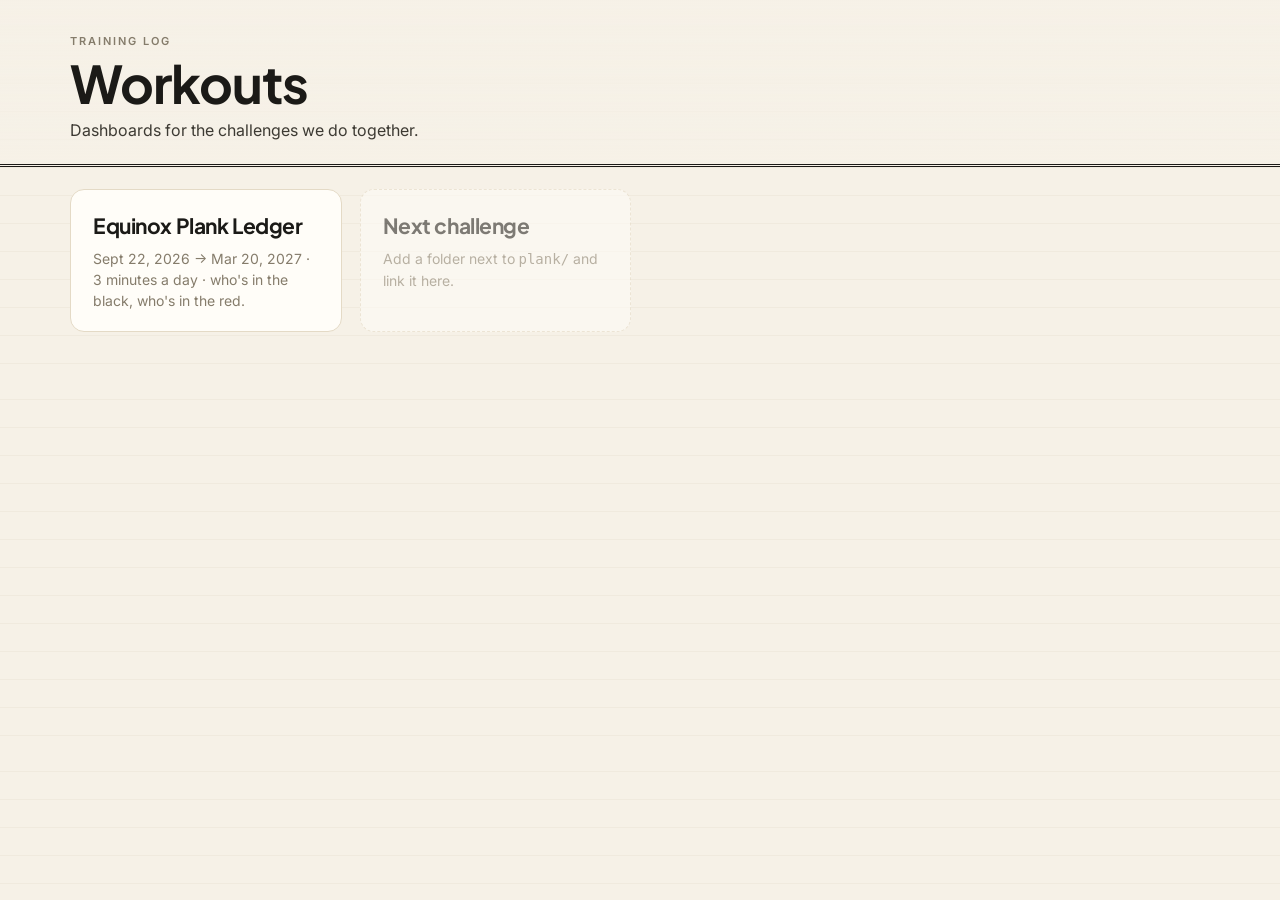
<file: workouts/index.html>
<!DOCTYPE html>
<html lang="en">
<head>
<meta charset="utf-8">
<meta name="viewport" content="width=device-width, initial-scale=1">
<title>Workouts</title>
<link rel="preconnect" href="https://fonts.googleapis.com">
<link rel="preconnect" href="https://fonts.gstatic.com" crossorigin>
<link href="https://fonts.googleapis.com/css2?family=Plus+Jakarta+Sans:wght@500;600;700;800&family=Inter:wght@400;500;600&family=JetBrains+Mono:wght@400;500&display=swap" rel="stylesheet">
<link rel="stylesheet" href="plank/style.css?v=2026112105">
<style>
  .tiles{display:grid;grid-template-columns:repeat(auto-fill,minmax(260px,1fr));gap:18px;margin:10px 0 40px}
  .tile{display:block;text-decoration:none;color:var(--ink);background:var(--card);border:1px solid var(--rule);border-radius:14px;padding:20px 22px;transition:transform .15s,box-shadow .15s}
  .tile:hover{transform:translateY(-2px);box-shadow:0 12px 28px -18px rgba(60,40,0,.45)}
  .tile h2{margin-bottom:6px}
  .tile p{margin:0;color:var(--muted);font-size:14px}
  .tile.soon{opacity:.55;pointer-events:none;border-style:dashed}
</style>
</head>
<body>
<header class="masthead"><div class="wrap">
  <p class="eyebrow">Training log</p>
  <h1>Workouts</h1>
  <p class="sub">Dashboards for the challenges we do together.</p>
</div></header>
<main class="wrap">
  <div class="tiles">
    <a class="tile" href="plank/"><h2>Equinox Plank Ledger</h2><p>Sept 22, 2026 → Mar 20, 2027 · 3 minutes a day · who's in the black, who's in the red.</p></a>
    <div class="tile soon"><h2>Next challenge</h2><p>Add a folder next to <code>plank/</code> and link it here.</p></div>
  </div>
</main>
<script data-goatcounter="https://pahbs.goatcounter.com/count" async src="//gc.zgo.at/count.js"></script>
</body>
</html>
</file>
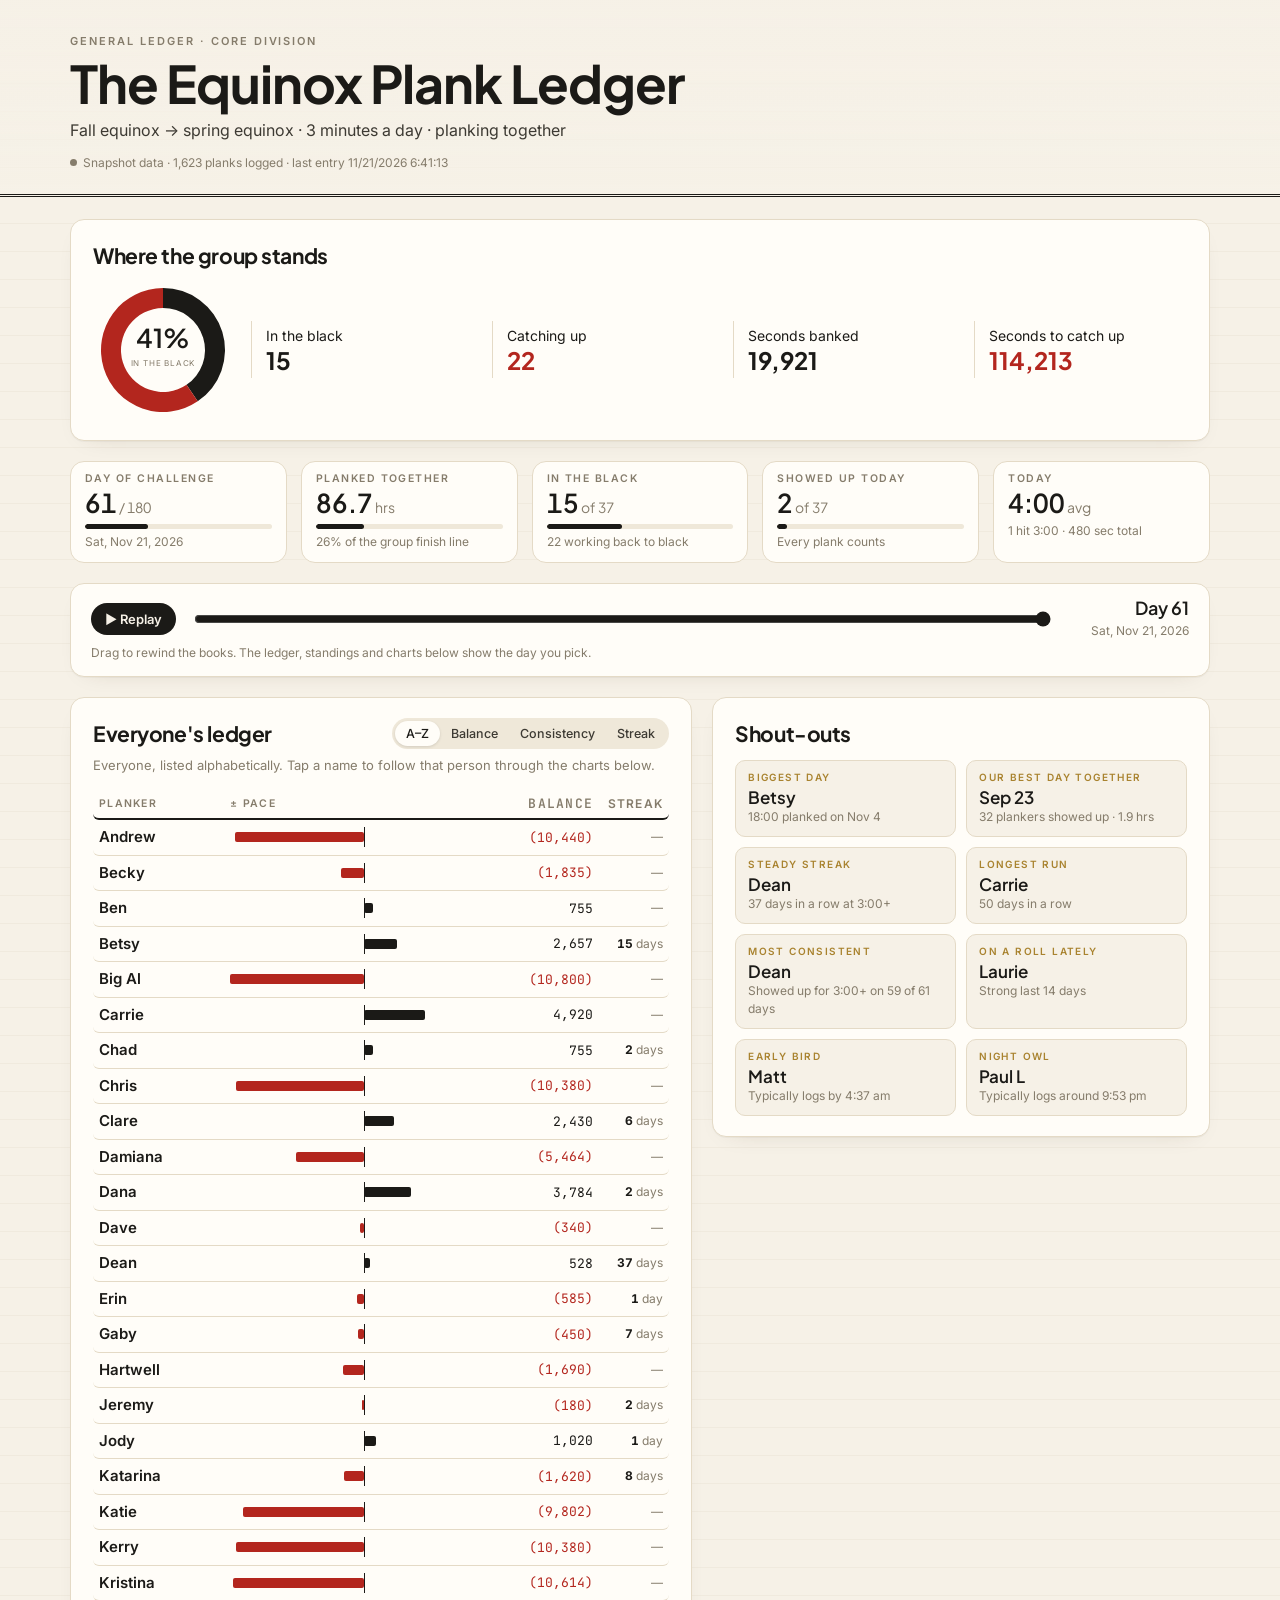
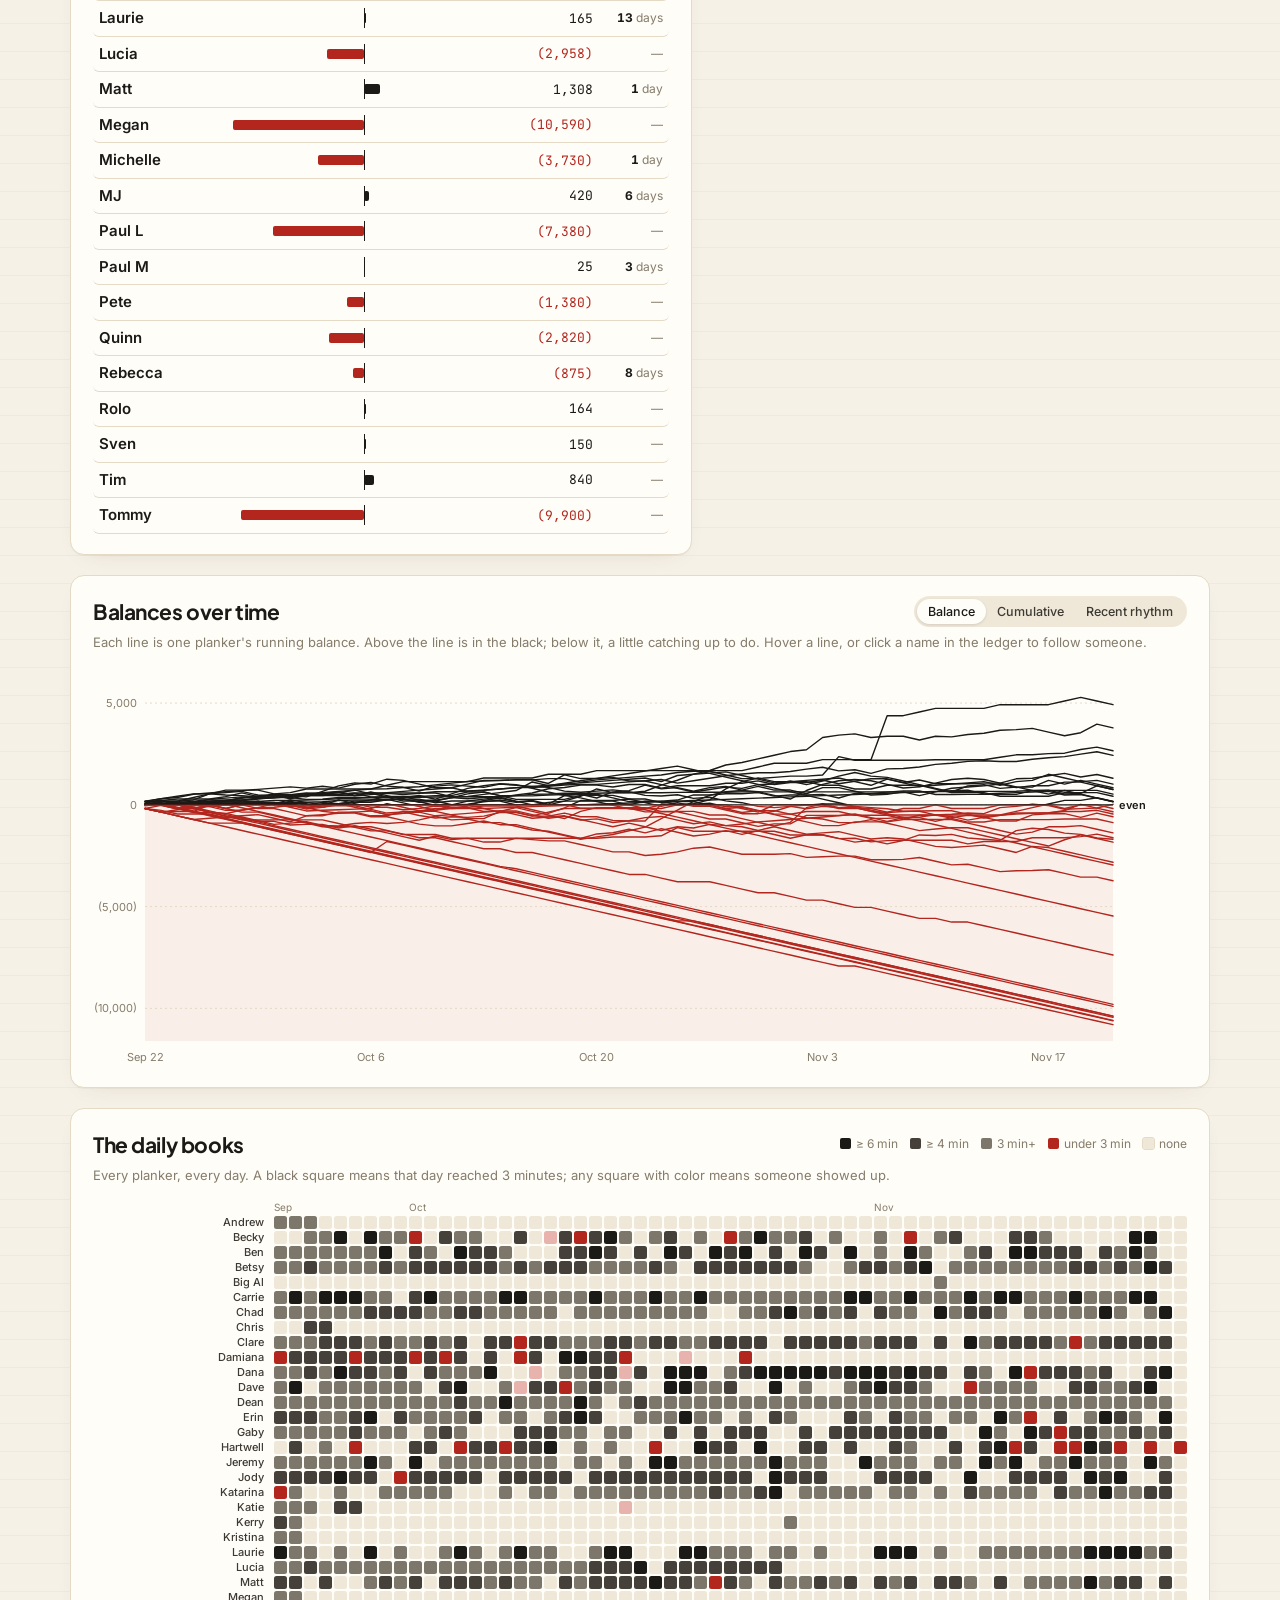
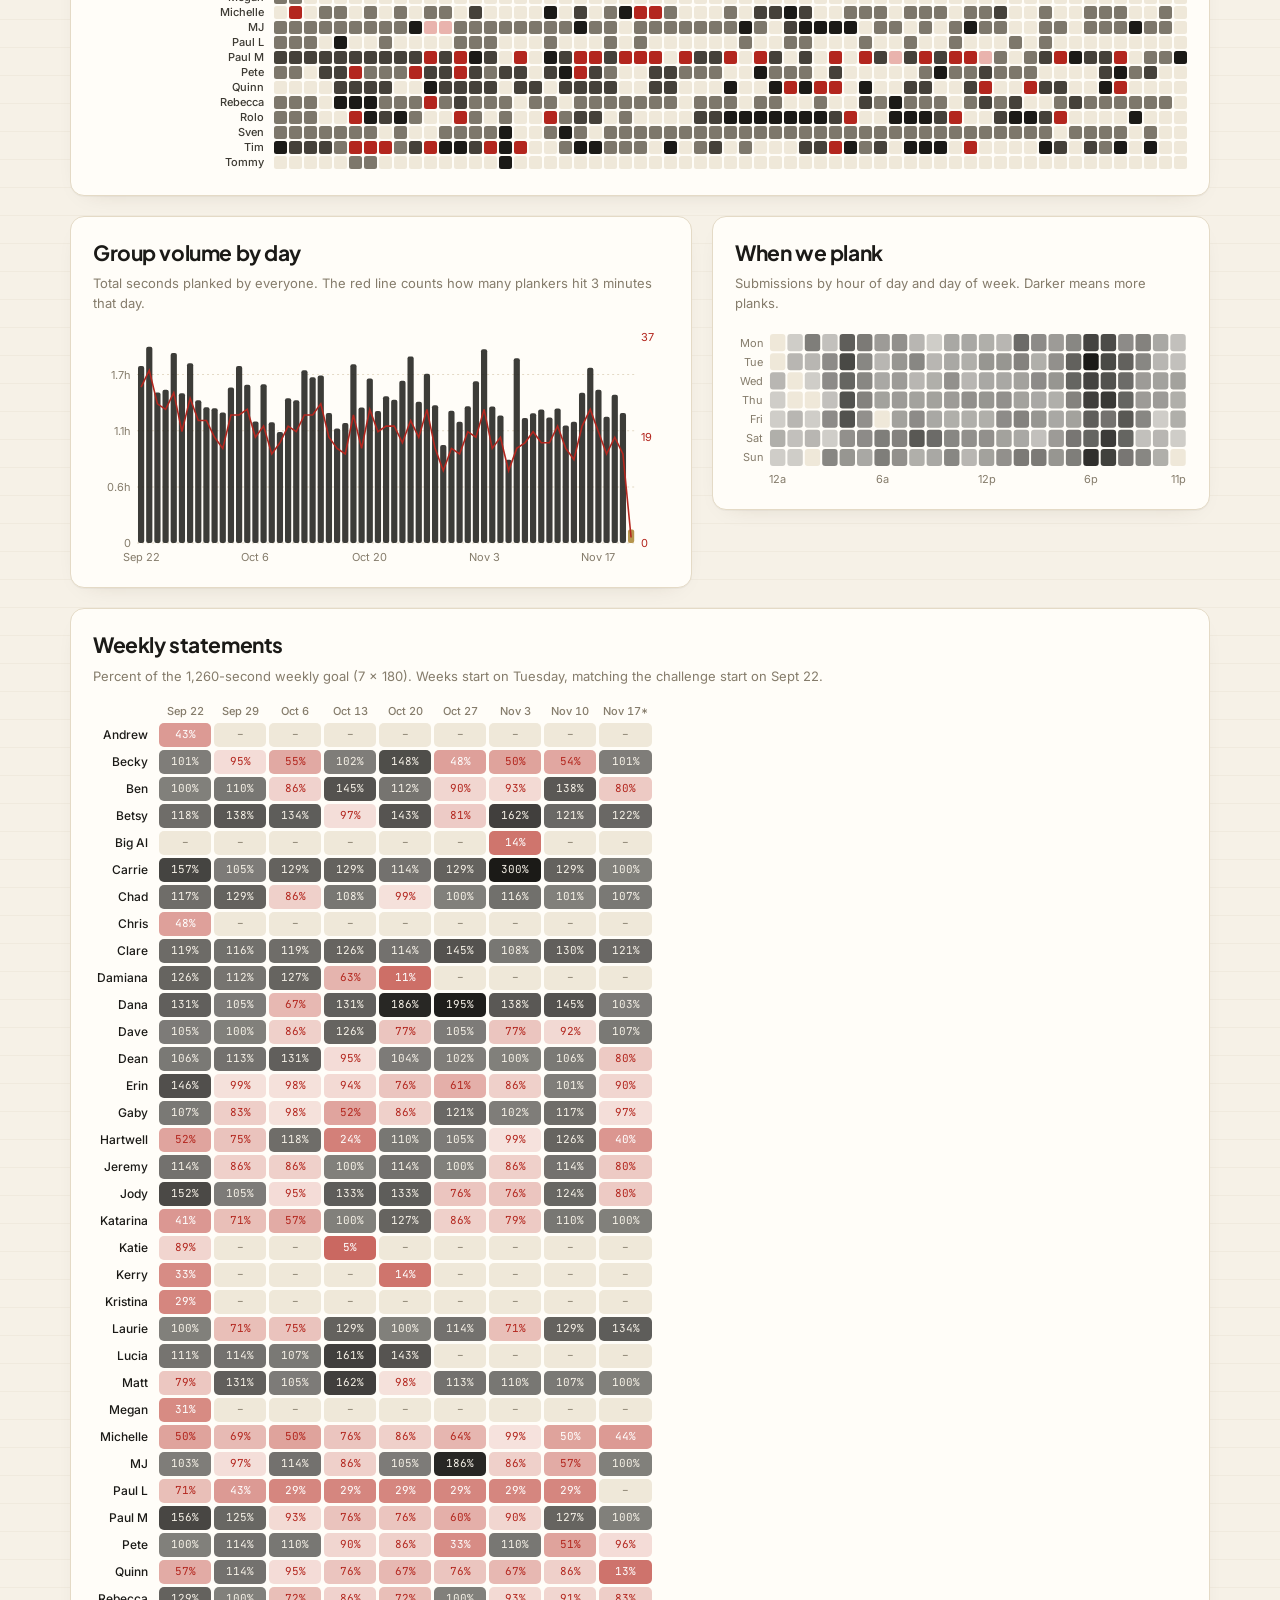
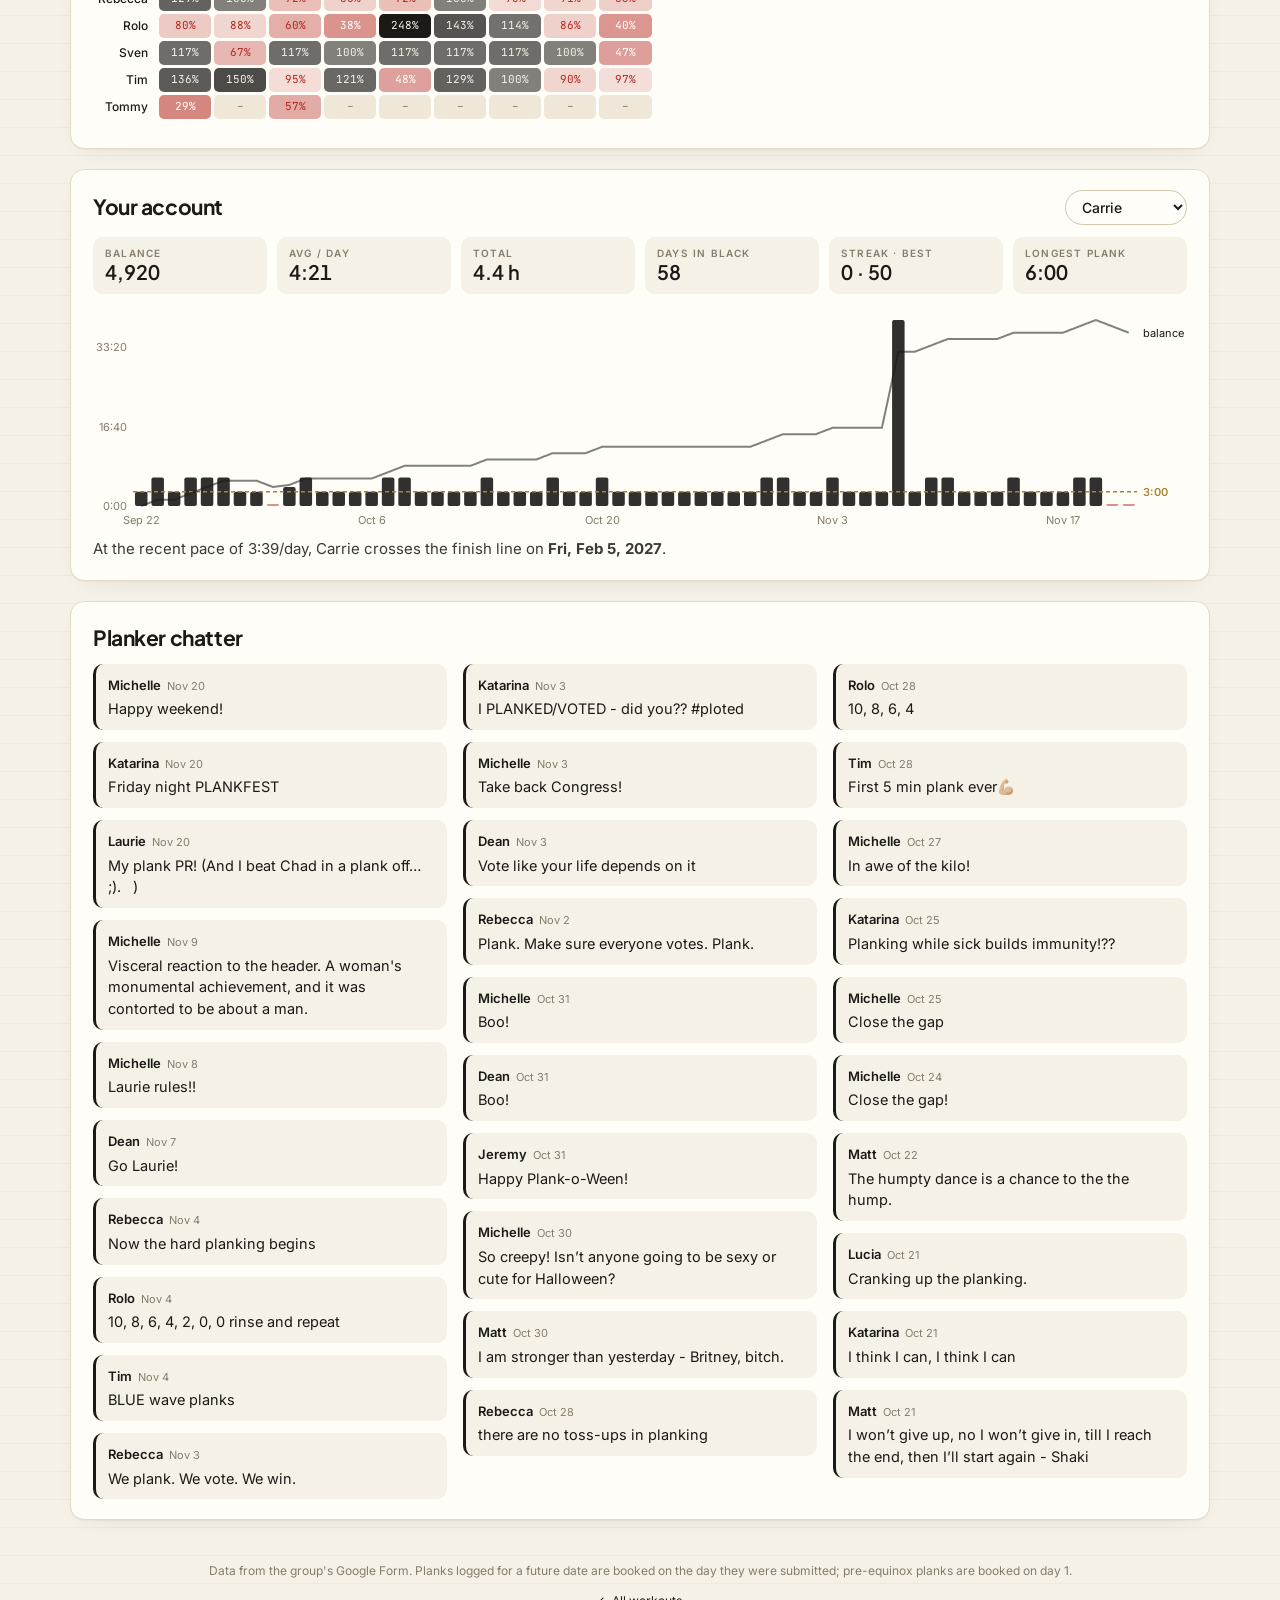
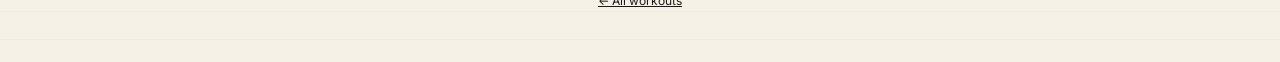
<file: workouts/plank/index.html>
<!DOCTYPE html>
<html lang="en">
<head>
<meta charset="utf-8">
<meta name="viewport" content="width=device-width, initial-scale=1">
<title>Equinox Plank Ledger</title>
<meta name="description" content="Our group plank challenge: planking together, 3 minutes a day.">
<link rel="icon" href="data:image/svg+xml,<svg xmlns='http://www.w3.org/2000/svg' viewBox='0 0 32 32'><rect width='32' height='32' rx='6' fill='%231b1a17'/><rect x='5' y='17' width='22' height='4' rx='2' fill='%23f6f1e7'/><circle cx='24' cy='12' r='3' fill='%23b3261e'/></svg>">
<link rel="preconnect" href="https://fonts.googleapis.com">
<link rel="preconnect" href="https://fonts.gstatic.com" crossorigin>
<link href="https://fonts.googleapis.com/css2?family=Plus+Jakarta+Sans:wght@500;600;700;800&family=Inter:wght@400;500;600&family=JetBrains+Mono:wght@400;500&display=swap" rel="stylesheet">
<link rel="stylesheet" href="style.css?v=2026112105">
</head>
<body>
<header class="masthead">
  <div class="wrap">
    <p class="eyebrow">General ledger · Core division</p>
    <h1>The Equinox Plank Ledger</h1>
    <p class="sub" id="sub">Fall equinox → spring equinox · 3 minutes a day · planking together</p>
    <div class="source" id="source">Loading…</div>
  </div>
</header>

<main class="wrap">
  <section class="card split stands">
    <h2>Where the group stands</h2>
    <div id="donut"></div>
  </section>

  <section class="kpis" id="kpis"></section>

  <section class="card scrub">
    <div class="scrub-row">
      <button id="play" class="btn" aria-label="Replay the challenge">▶ Replay</button>
      <input type="range" id="day" min="1" max="1" value="1" aria-label="Day of challenge">
      <div class="scrub-label"><span id="dayLabel">Day 1</span><small id="dateLabel"></small></div>
    </div>
    <p class="hint">Drag to rewind the books. The ledger, standings and charts below show the day you pick.</p>
  </section>

  <section class="grid-2">
    <div class="card">
      <div class="card-head">
        <h2>Everyone's ledger</h2>
        <div class="seg" id="sortSeg">
          <button data-sort="name" class="on">A–Z</button>
          <button data-sort="balance">Balance</button>
          <button data-sort="consistency">Consistency</button>
          <button data-sort="streak">Streak</button>
        </div>
      </div>
      <p class="note" id="ledgerNote">Balance = seconds planked minus 180 × days elapsed. <b class="ink">Black</b> means at or ahead of the 3-minute pace; <b class="red">(red)</b> is how many seconds to catch up. Every plank counts.</p>
      <div class="ledger" id="ledger"></div>
    </div>

    <div class="col">
      <div class="card">
        <h2>Shout-outs</h2>
        <div class="awards" id="awards"></div>
      </div>
    </div>
  </section>

  <section class="card">
    <div class="card-head">
      <h2 id="raceTitle">Balances over time</h2>
      <div class="seg" id="raceSeg">
        <button data-mode="balance" class="on">Balance</button>
        <button data-mode="cumulative">Cumulative</button>
        <button data-mode="rolling">Recent rhythm</button>
      </div>
    </div>
    <p class="note" id="raceNote">Each line is one planker. Hover a line, or click a name in the ledger to follow someone.</p>
    <div class="chart" id="race"></div>
  </section>

  <section class="card">
    <div class="card-head">
      <h2>The daily books</h2>
      <div class="legend">
        <span><i class="sw sw-blk3"></i>≥ 6 min</span>
        <span><i class="sw sw-blk2"></i>≥ 4 min</span>
        <span><i class="sw sw-blk1"></i>3 min+</span>
        <span><i class="sw sw-red"></i>under 3 min</span>
        <span><i class="sw sw-none"></i>none</span>
      </div>
    </div>
    <p class="note">Every planker, every day. A black square means that day reached 3 minutes; any square with color means someone showed up.</p>
    <div class="heat-wrap"><div id="heat"></div></div>
  </section>

  <section class="grid-2">
    <div class="card">
      <h2>Group volume by day</h2>
      <p class="note">Total seconds planked by everyone. The red line counts how many plankers hit 3 minutes that day.</p>
      <div class="chart" id="volume"></div>
    </div>
    <div class="card">
      <h2>When we plank</h2>
      <p class="note">Submissions by hour of day and day of week. Darker means more planks.</p>
      <div class="chart" id="clock"></div>
    </div>
  </section>

  <section class="card">
    <h2>Weekly statements</h2>
    <p class="note">Percent of the 1,260-second weekly goal (7 × 180). Weeks start on Tuesday, matching the challenge start on Sept 22.</p>
    <div class="weekly-wrap"><div id="weekly"></div></div>
  </section>

  <section class="card" id="profileCard">
    <div class="card-head">
      <h2>Your account</h2>
      <select id="who" aria-label="Choose a planker"></select>
    </div>
    <div id="profile"></div>
  </section>

  <section class="card">
    <h2>Planker chatter</h2>
    <div class="chatter" id="chatter"></div>
  </section>

  <footer class="foot">
    <p>Data from the group's Google Form. Planks logged for a future date are booked on the day they were submitted; pre-equinox planks are booked on day 1.</p>
    <p><a href="../">← All workouts</a></p>
  </footer>
</main>

<div class="tip" id="tip" role="tooltip"></div>
<script src="app.js?v=2026112105"></script>
<script data-goatcounter="https://pahbs.goatcounter.com/count" async src="//gc.zgo.at/count.js"></script>
</body>
</html>
</file>
<file: workouts/plank/style.css>
:root{
  --paper:#f6f1e7; --paper-2:#efe8d9; --card:#fffdf8;
  --ink:#1b1a17; --ink-2:#3d3a33; --muted:#857c6b; --rule:#e4dac6; --rule-2:#d3c7ae;
  --red:#b3261e; --red-soft:#e9b3ad; --red-faint:#f6e2df;
  --blk1:#7d776b; --blk2:#45413a; --blk3:#1b1a17;
  --gold:#a9832f;
  --serif: "Plus Jakarta Sans","Inter",-apple-system,BlinkMacSystemFont,"Segoe UI",Roboto,sans-serif;
  --sans: "Inter",-apple-system,BlinkMacSystemFont,"Segoe UI",Roboto,"Helvetica Neue",Arial,sans-serif;
  --mono: "JetBrains Mono",ui-monospace,"SF Mono",Menlo,Consolas,"Liberation Mono",monospace;
}
*{box-sizing:border-box}
html{-webkit-text-size-adjust:100%}
body{margin:0;background:var(--paper);color:var(--ink);font:15px/1.5 var(--sans);
  background-image:repeating-linear-gradient(transparent 0 27px, rgba(160,140,100,.07) 27px 28px);}
.wrap{max-width:1180px;margin:0 auto;padding:0 20px}
a{color:var(--ink)}
h1,h2{font-family:var(--serif);font-weight:700;letter-spacing:-.02em;margin:0}
h2{font-size:21px}
.masthead{border-bottom:3px double var(--ink);padding:36px 0 22px;margin-bottom:22px;background:linear-gradient(var(--paper),rgba(246,241,231,.6))}
.eyebrow{font:600 11px/1 var(--sans);letter-spacing:.18em;text-transform:uppercase;color:var(--muted);margin:0 0 10px}
h1{font-size:clamp(30px,5vw,52px);line-height:1.02}
.sub{font-family:var(--sans);color:var(--ink-2);margin:8px 0 0;font-size:16px}
.source{margin-top:12px;font-size:12px;color:var(--muted)}
.source .dot{display:inline-block;width:7px;height:7px;border-radius:50%;background:var(--muted);margin-right:6px;vertical-align:1px}
.source .dot.live{background:#2f7d4a;box-shadow:0 0 0 3px rgba(47,125,74,.15)}

.card{background:var(--card);border:1px solid var(--rule);border-radius:14px;padding:20px 22px;margin-bottom:20px;box-shadow:0 1px 0 rgba(0,0,0,.03),0 8px 24px -18px rgba(60,40,0,.25)}
.card-head{display:flex;align-items:center;justify-content:space-between;gap:12px;flex-wrap:wrap}
.note{color:var(--muted);font-size:13px;margin:6px 0 14px}
.ink{color:var(--ink)} .red{color:var(--red)}
.grid-2{display:grid;grid-template-columns:1.25fr 1fr;gap:20px;align-items:start}
.grid-2>.card{margin-bottom:0}
.grid-2{margin-bottom:20px}
.col .card:last-child{margin-bottom:0}
@media (max-width:900px){.grid-2{grid-template-columns:1fr}.grid-2>.card,.col .card{margin-bottom:20px}.grid-2{margin-bottom:0}}

/* KPIs */
.kpis{display:grid;grid-template-columns:repeat(5,1fr);gap:14px;margin-bottom:20px}
@media (max-width:900px){.kpis{grid-template-columns:repeat(2,1fr)}.kpi:last-child{grid-column:1/-1}}
.kpi{background:var(--card);border:1px solid var(--rule);border-radius:14px;padding:11px 14px}
.kpi .lab{font:600 10.5px/1.2 var(--sans);letter-spacing:.14em;text-transform:uppercase;color:var(--muted)}
.kpi .val{font:600 26px/1.1 var(--serif);margin-top:4px;font-variant-numeric:tabular-nums}
.kpi .val small{font-size:14px;color:var(--muted);font-weight:400}
.kpi .foot{font-size:12px;color:var(--muted);margin-top:4px;padding:0;text-align:left}
.bar{height:5px;background:var(--paper-2);border-radius:3px;overflow:hidden;margin-top:6px}
.bar>i{display:block;height:100%;background:var(--ink);border-radius:3px}

/* Scrubber */
.scrub{padding:14px 20px}
.scrub-row{display:flex;align-items:center;gap:16px}
.scrub input[type=range]{flex:1;accent-color:var(--ink);height:28px}
.scrub-label{min-width:120px;text-align:right;font-family:var(--serif)}
.scrub-label span{font-weight:600;font-size:18px;display:block;line-height:1.1}
.scrub-label small{color:var(--muted);font-family:var(--sans);font-size:12px}
.scrub input[type=range]{min-width:0}
@media (max-width:560px){.scrub-row{flex-wrap:wrap;gap:10px}.scrub input[type=range]{order:3;flex-basis:100%}.scrub-label{flex:1;min-width:0}}
.hint{margin:4px 0 0;font-size:12px;color:var(--muted)}
.btn{font:600 13px var(--sans);background:var(--ink);color:var(--paper);border:0;border-radius:999px;padding:8px 14px;cursor:pointer;white-space:nowrap}
.btn:hover{background:var(--ink-2)}

/* Segmented */
.seg{display:inline-flex;background:var(--paper-2);border-radius:999px;padding:3px}
.seg button{font:500 12.5px var(--sans);border:0;background:transparent;color:var(--ink-2);padding:5px 11px;border-radius:999px;cursor:pointer}
.seg button.on{background:var(--card);color:var(--ink);box-shadow:0 1px 3px rgba(0,0,0,.12)}

/* Ledger */
.ledger{font-variant-numeric:tabular-nums}
.lrow{display:grid;grid-template-columns:minmax(72px,1fr) 2.2fr 86px 60px;align-items:center;gap:10px;padding:6px 6px;border-bottom:1px solid var(--rule);cursor:pointer;border-radius:6px;transition:background .15s}
.lrow:hover{background:var(--paper)}
.lrow.sel{background:var(--paper-2)}
.lrow.head{cursor:default;font:600 10.5px var(--sans);letter-spacing:.12em;text-transform:uppercase;color:var(--muted);border-bottom:2px solid var(--ink)}
.lrow.head:hover{background:none}
.lrow .rk{color:var(--muted);font-size:12px;text-align:right}
.lrow .nm{font-weight:600;white-space:nowrap;overflow:hidden;text-overflow:ellipsis}
.lrow .amt{font-family:var(--mono);font-size:13px;text-align:right}
.lrow .amt.neg{color:var(--red)}
.lrow .stk{font-size:12px;color:var(--muted);text-align:right;white-space:nowrap}
.lrow .stk b{color:var(--ink)}
.div-bar{position:relative;height:14px}
.div-bar .zero{position:absolute;left:50%;top:-3px;bottom:-3px;width:1px;background:var(--ink)}
.div-bar .b{position:absolute;top:2px;height:10px;border-radius:2px;transition:all .25s}
.div-bar .b.pos{background:var(--ink)} .div-bar .b.neg{background:var(--red)}
.ledger-zero{border-bottom:2px solid var(--ink)!important}
@media (max-width:560px){.lrow{grid-template-columns:1fr 1.4fr 74px}.lrow .stk{display:none}}

/* Donut */
.split{display:block}
#donut{display:flex;align-items:center;gap:18px;flex-wrap:wrap;margin-top:8px}
#donut .lg{flex:1;min-width:160px;font-size:14px}
#donut .lg div{display:flex;justify-content:space-between;padding:5px 0;border-bottom:1px dashed var(--rule)}
#donut .lg b{font-family:var(--serif);font-size:18px}

/* Awards */
.awards{display:grid;grid-template-columns:1fr 1fr;gap:10px;margin-top:10px}
.award{border:1px solid var(--rule);border-radius:10px;padding:10px 12px;background:var(--paper)}
.award .t{font:600 10px var(--sans);letter-spacing:.14em;text-transform:uppercase;color:var(--gold)}
.award .w{font:600 17px var(--serif);margin-top:3px}
.award .d{font-size:12px;color:var(--muted)}

/* Charts */
.chart{width:100%;position:relative}
.chart svg{display:block;width:100%;height:auto;overflow:visible}
svg text{font-family:var(--sans);fill:var(--muted);font-size:11px}
.axis line,.axis path{stroke:var(--rule-2)}
.grid line{stroke:var(--rule);stroke-dasharray:2 3}
.zero-line{stroke:var(--ink);stroke-width:1.4}
.pl{fill:none;stroke-width:1.4;stroke-linejoin:round;stroke-linecap:round;transition:opacity .2s,stroke-width .2s}
.pl.dim{opacity:.13}
.pl.hi{stroke-width:3;opacity:1}
.hit{fill:none;stroke:transparent;stroke-width:10;cursor:pointer}
.endlab{font:600 11px var(--sans)}

/* Heatmap */
.heat-wrap,.weekly-wrap{overflow-x:auto;padding-bottom:6px}
.heat{display:grid;gap:2px;font-size:11px}
.heat .n{white-space:nowrap;padding-right:8px;text-align:right;color:var(--ink-2);font-weight:500;cursor:pointer;line-height:13px}
.heat .n.sel{color:var(--ink);font-weight:700}
.heat .c{width:13px;height:13px;border-radius:2.5px;background:var(--paper-2)}
.heat .c.r{background:var(--red-soft)} .heat .c.r2{background:var(--red)}
.heat .c.b1{background:var(--blk1)} .heat .c.b2{background:var(--blk2)} .heat .c.b3{background:var(--blk3)}
.heat .c.fut{background:transparent;outline:1px dashed var(--rule)}
.heat .mh{font-size:10px;color:var(--muted);white-space:nowrap;height:14px}
.heat .rowsel .c{}
.legend{display:flex;gap:12px;flex-wrap:wrap;font-size:12px;color:var(--muted)}
.sw{display:inline-block;width:11px;height:11px;border-radius:2px;margin-right:5px;vertical-align:-1px}
.sw-blk3{background:var(--blk3)}.sw-blk2{background:var(--blk2)}.sw-blk1{background:var(--blk1)}.sw-red{background:var(--red)}.sw-none{background:var(--paper-2);outline:1px solid var(--rule)}

/* Weekly */
.wk{border-collapse:separate;border-spacing:3px;font-size:12px;font-variant-numeric:tabular-nums}
.wk th{font-weight:500;color:var(--muted);font-size:11px;white-space:nowrap;padding:0 4px}
.wk td.n{text-align:right;padding-right:8px;white-space:nowrap;font-weight:500}
.wk td.v{width:52px;height:24px;text-align:center;border-radius:5px;font-family:var(--mono);font-size:11px}

/* Profile */
.prof-top{display:grid;grid-template-columns:repeat(6,1fr);gap:10px;margin:12px 0 16px}
@media (max-width:800px){.prof-top{grid-template-columns:repeat(3,1fr)}}
.stat{background:var(--paper);border-radius:10px;padding:10px 12px}
.stat .lab{font:600 10px var(--sans);letter-spacing:.12em;text-transform:uppercase;color:var(--muted)}
.stat .val{font:600 20px var(--serif);font-variant-numeric:tabular-nums}
select{font:500 14px var(--sans);padding:7px 30px 7px 12px;border-radius:999px;border:1px solid var(--rule-2);background:var(--card);color:var(--ink)}
.proj{font-family:var(--sans);font-size:15px;margin:8px 0 0;color:var(--ink-2)}

/* Chatter */
.chatter{columns:3 260px;column-gap:16px;margin-top:10px}
.msg{break-inside:avoid;background:var(--paper);border-radius:10px;padding:10px 12px;margin-bottom:12px;border-left:3px solid var(--ink)}
.msg .who{font-weight:600;font-size:13px}
.msg .when{font-size:11px;color:var(--muted);margin-left:6px}
.msg .txt{font-family:var(--sans);font-size:14.5px;margin-top:2px;white-space:pre-wrap;word-wrap:break-word}

.foot{color:var(--muted);font-size:12px;padding:10px 0 40px;text-align:center}
.tip{position:fixed;pointer-events:none;background:var(--ink);color:var(--paper);font-size:12px;padding:7px 9px;border-radius:7px;opacity:0;transition:opacity .1s;z-index:10;max-width:260px;line-height:1.35;font-variant-numeric:tabular-nums}
.tip b{color:#fff}
.tip .neg{color:#ff9d93}

/* Where the group stands — full-width at top */
.stands #donut .lg{display:grid;grid-template-columns:repeat(4,1fr);gap:0 28px}
.stands #donut .lg div{flex-direction:column;justify-content:flex-start;border-bottom:0;border-left:1px solid var(--rule);padding:4px 0 4px 14px}
.stands #donut .lg b,.stands #donut .lg span+span{font:700 24px/1.2 var(--serif)}
@media (max-width:700px){.stands #donut .lg{grid-template-columns:1fr 1fr;gap:10px 16px}}
</file>
